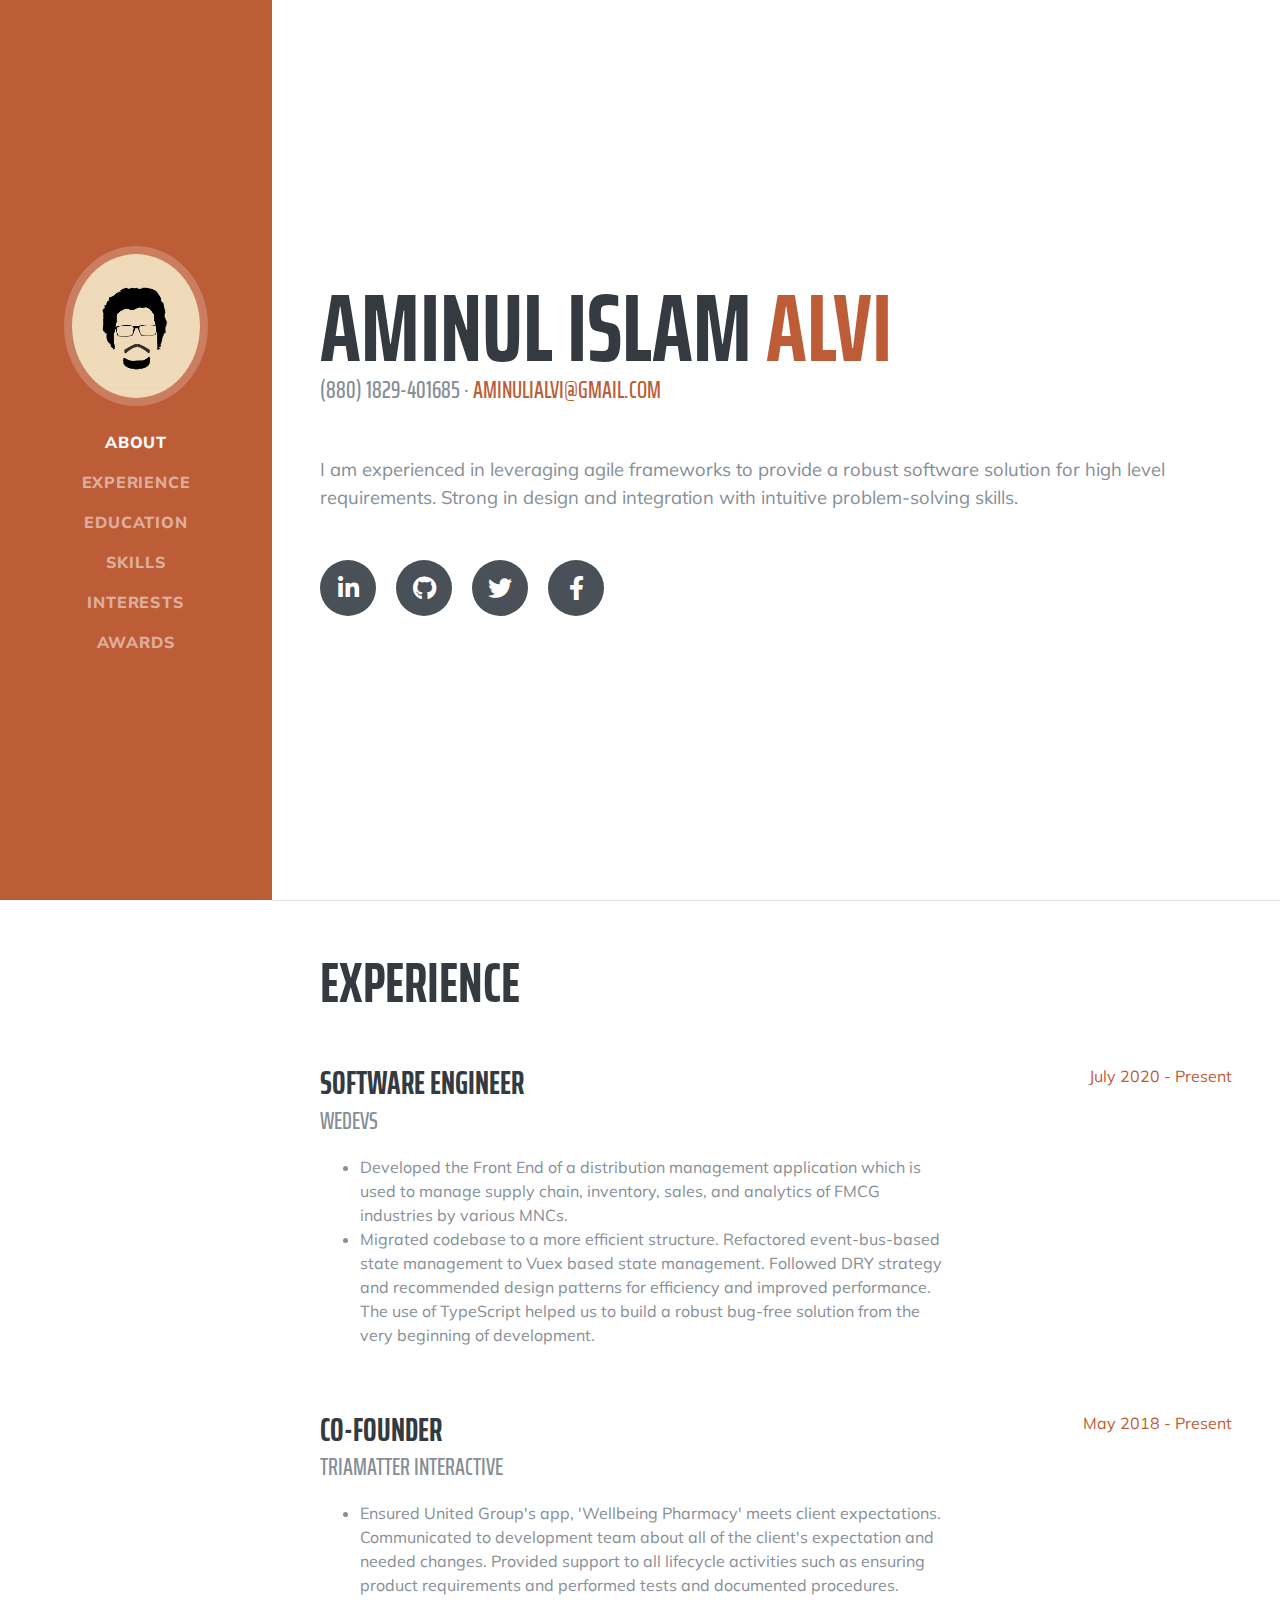
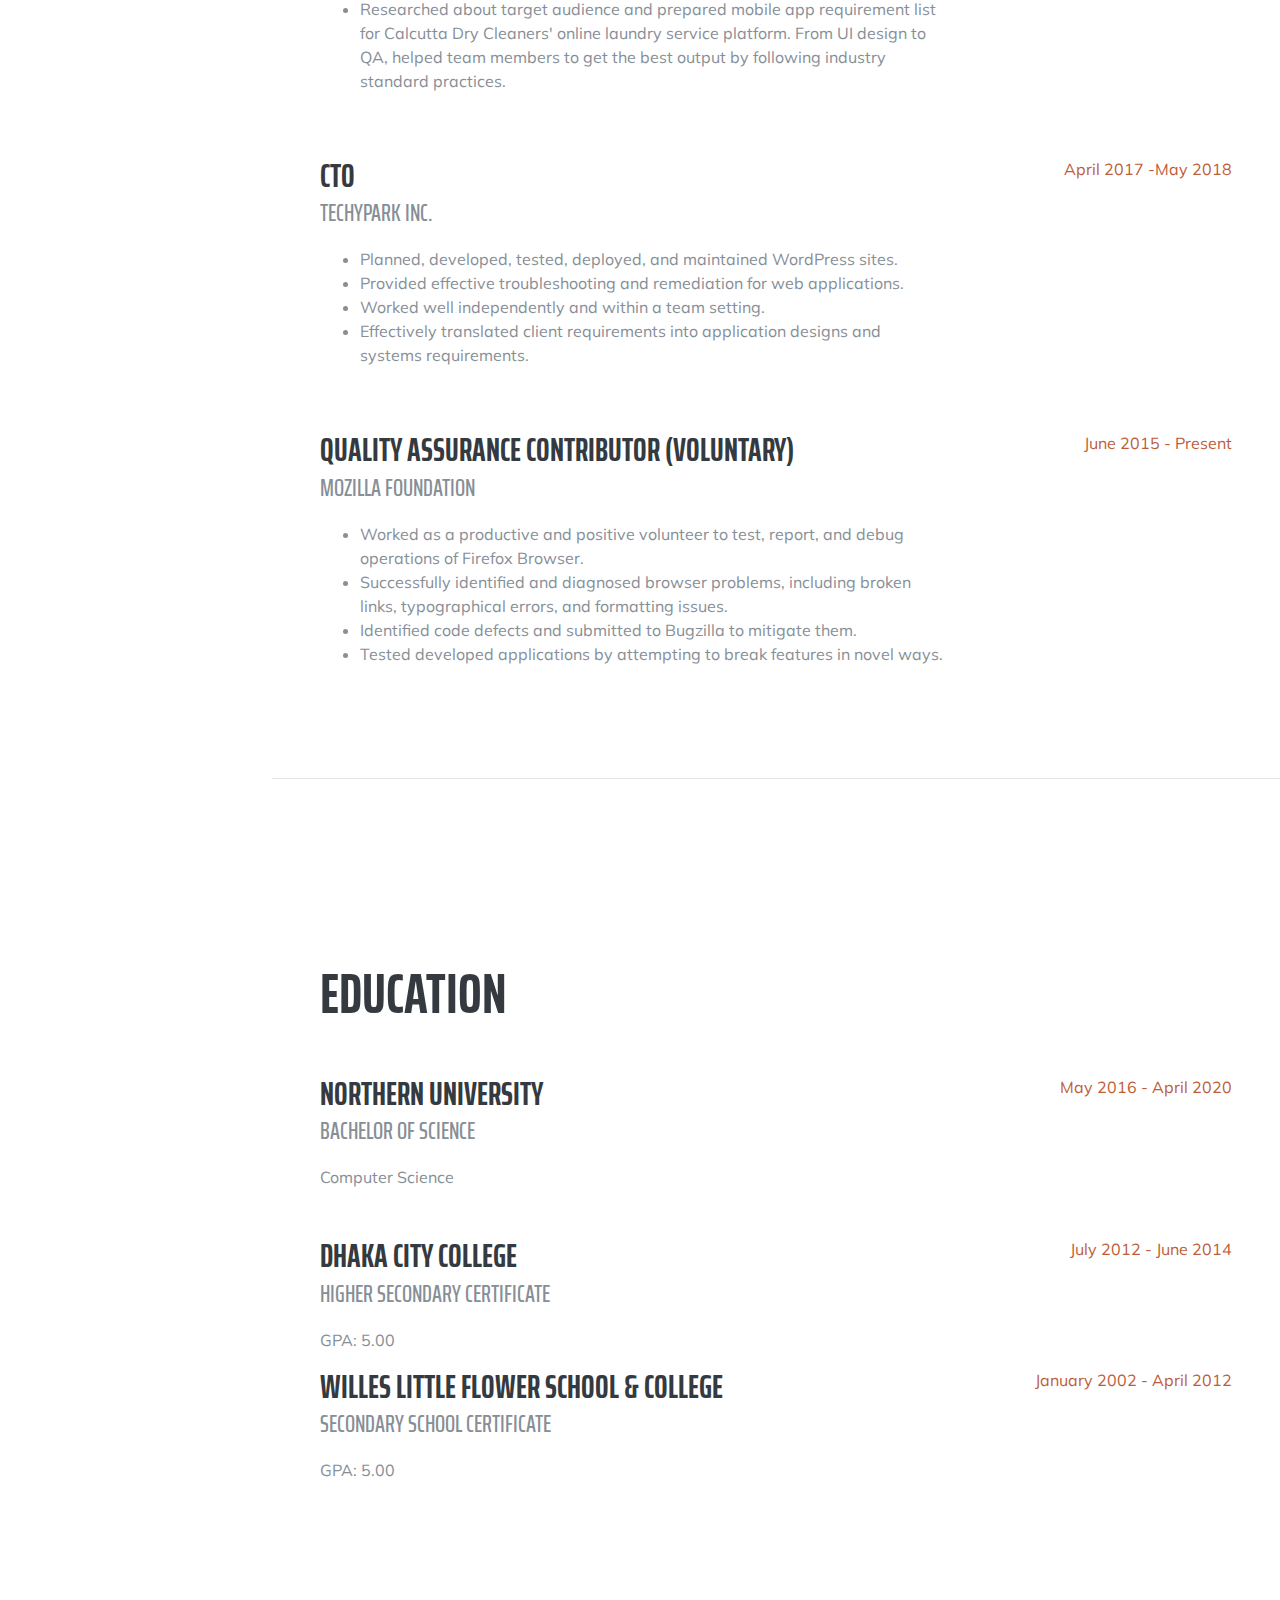
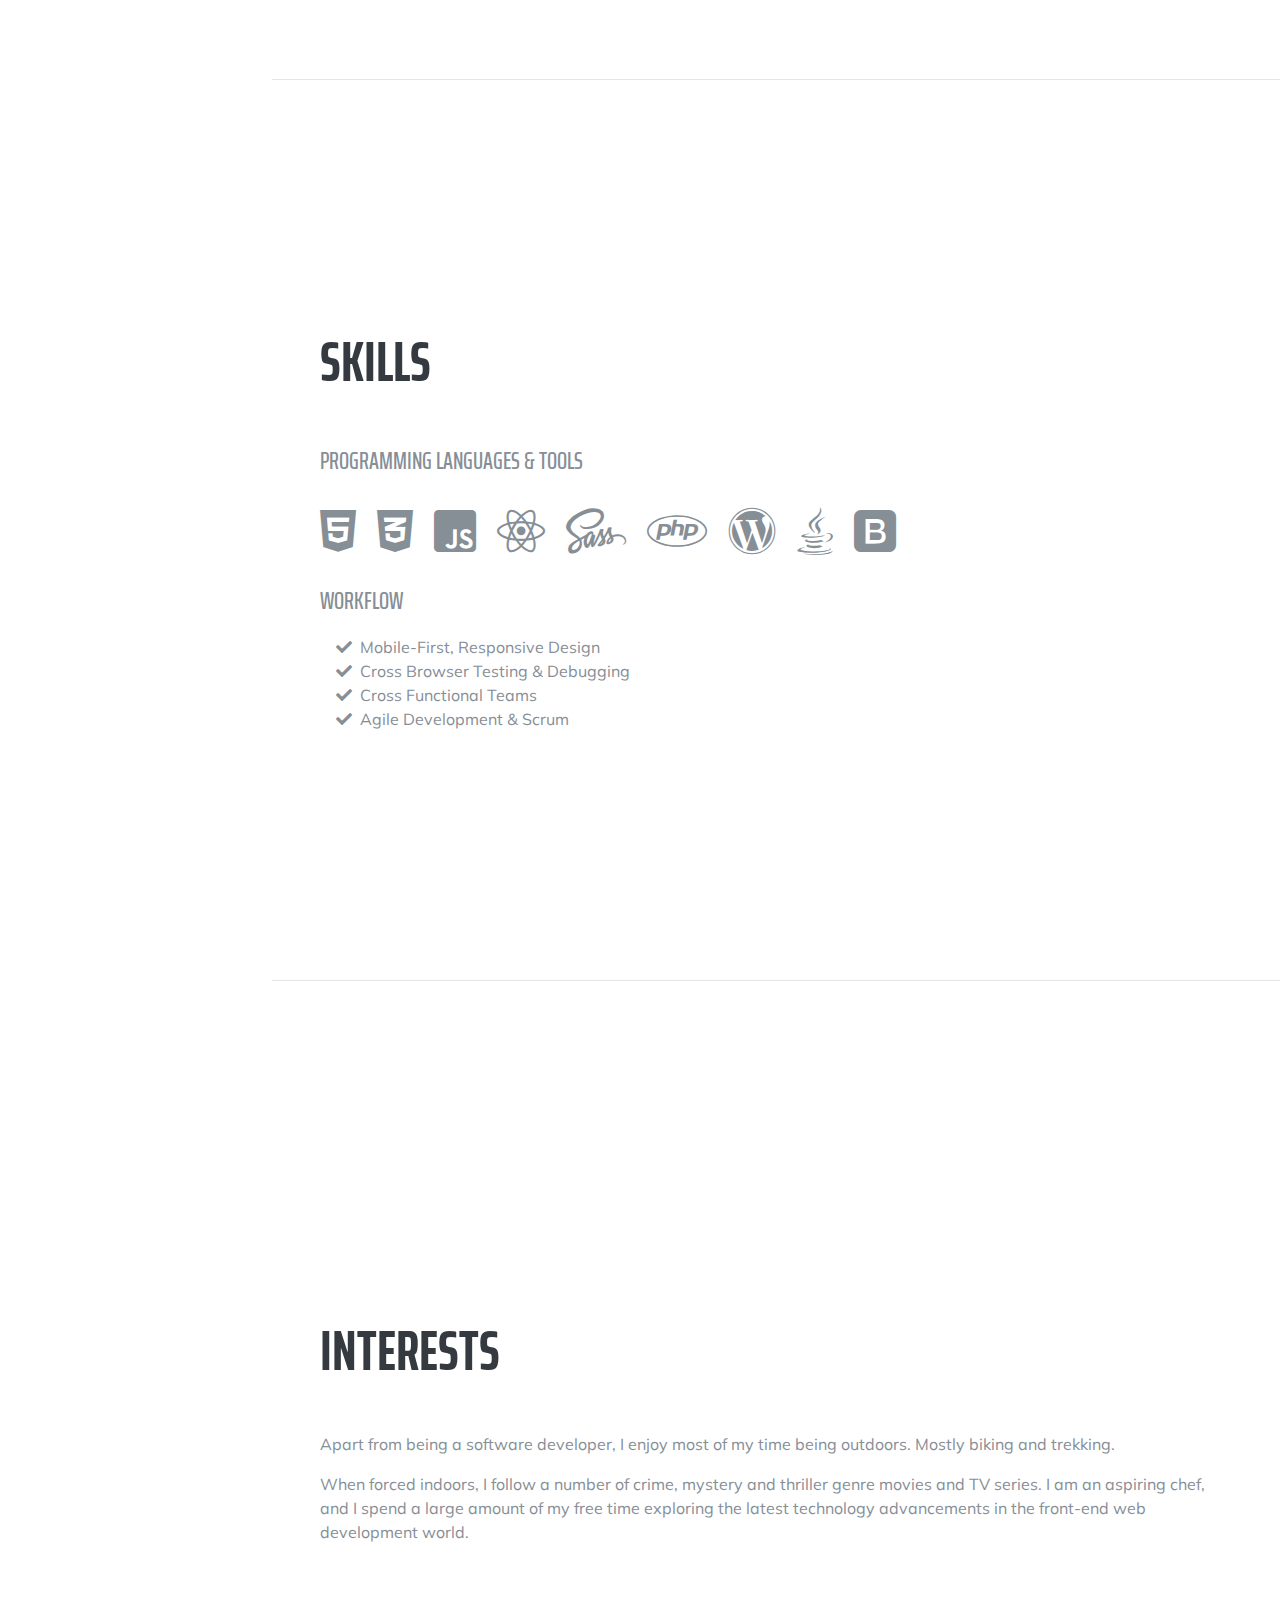
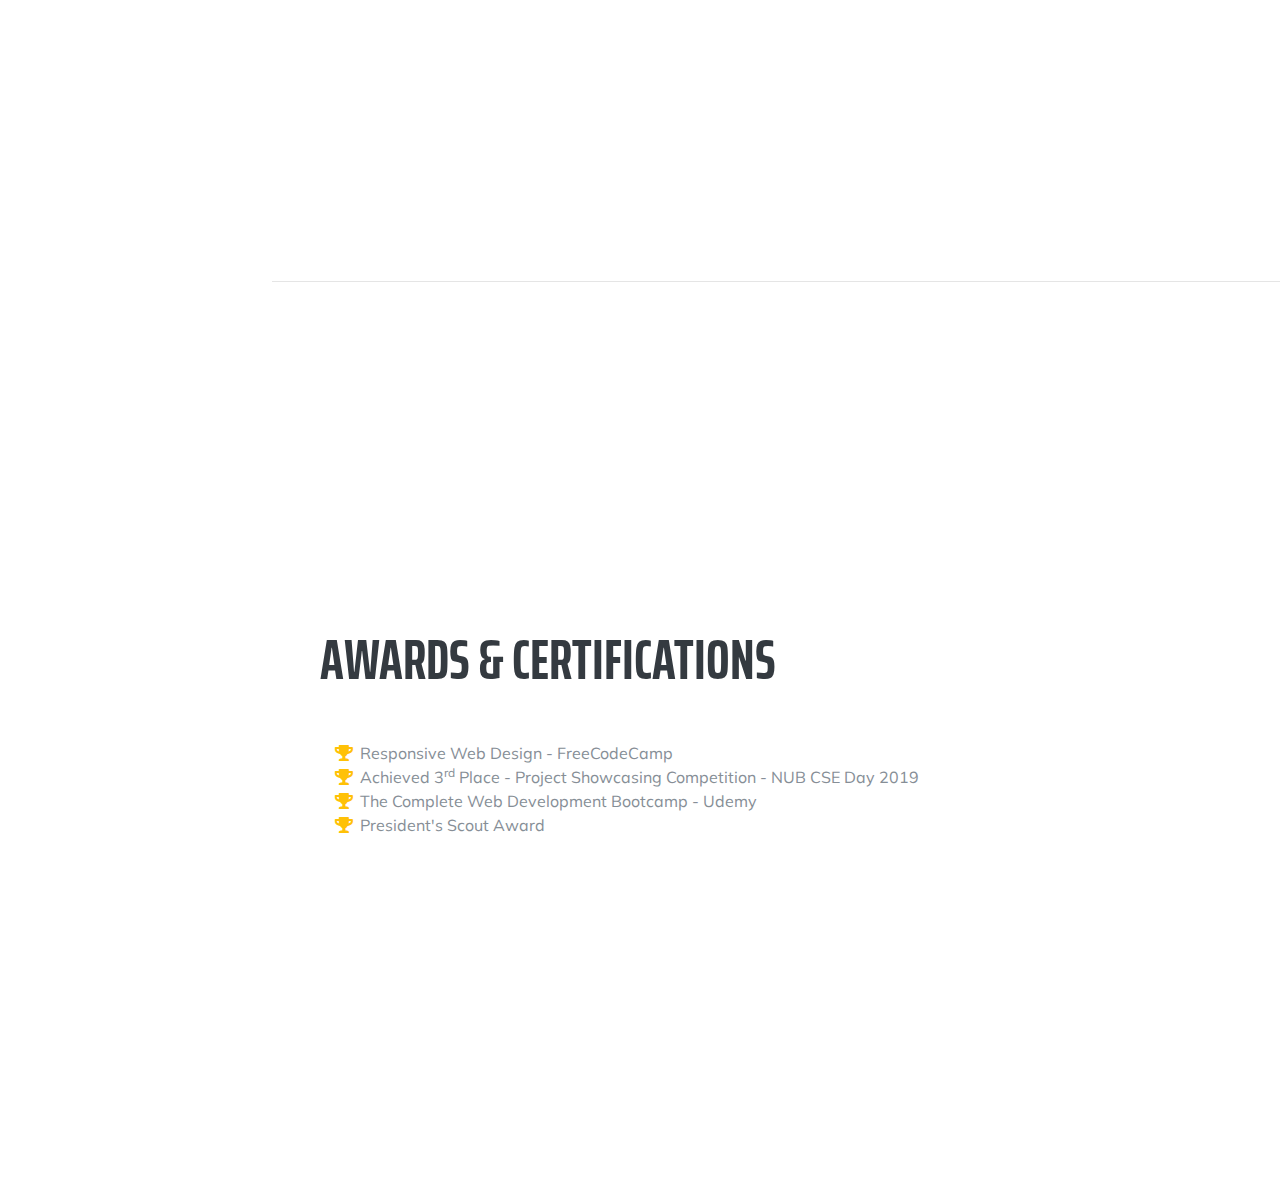
<file: index.html>
<!DOCTYPE html>
<html lang="en">

<head>

  <meta charset="utf-8">
  <meta name="viewport" content="width=device-width, initial-scale=1, shrink-to-fit=no">
  <meta name="description" content="Hello.. I'm a tech person who's experienced in leveraging agile frameworks to provide a robust software solution for high level requirements.">
  <meta name="author" content="Aminul Islam Alvi">
  <meta name="title" content="Aminul Islam Alvi - Software Engineer ">

  <title>Aminul Islam Alvi | Software Engineer </title>

  <!-- Favicon -->
  <link rel="apple-touch-icon" sizes="180x180" href="/apple-touch-icon.png">
  <link rel="icon" type="image/png" sizes="32x32" href="/favicon-32x32.png">
  <link rel="icon" type="image/png" sizes="16x16" href="/favicon-16x16.png">
  <link rel="manifest" href="/site.webmanifest">


    <!-- Social Media Metatags -->

    <meta property="og:title" content="Aminul Islam Alvi - Software Engineer ">
    <meta property="og:description" content="Hello.. I'm a tech person who's experienced in leveraging agile frameworks to provide a robust software solution for high level requirements.">
    <meta property="og:image" content="http://aialvi.me/img/profile.jpg">

  <!-- Bootstrap core CSS -->
  <link href="vendor/bootstrap/css/bootstrap.min.css" rel="stylesheet">

  <!-- Custom fonts for this template -->
  <link href="https://fonts.googleapis.com/css?family=Saira+Extra+Condensed:500,700" rel="stylesheet">
  <link href="https://fonts.googleapis.com/css?family=Muli:400,400i,800,800i" rel="stylesheet">
  <link href="vendor/fontawesome-free/css/all.min.css" rel="stylesheet">

  <!-- Custom styles for this template -->
  <link href="css/resume.min.css" rel="stylesheet">

</head>

<body id="page-top">

  <nav class="navbar navbar-expand-lg navbar-dark bg-primary fixed-top" id="sideNav">
    <a class="navbar-brand js-scroll-trigger" href="#page-top">
      <span class="d-block d-lg-none">Aminul Islam Alvi</span>
      <span class="d-none d-lg-block">
        <img class="img-fluid img-profile rounded-circle mx-auto mb-2" src="img/profile.jpg" alt="">
      </span>
    </a>
    <button class="navbar-toggler" type="button" data-toggle="collapse" data-target="#navbarSupportedContent" aria-controls="navbarSupportedContent" aria-expanded="false" aria-label="Toggle navigation">
      <span class="navbar-toggler-icon"></span>
    </button>
    <div class="collapse navbar-collapse" id="navbarSupportedContent">
      <ul class="navbar-nav">
        <li class="nav-item">
          <a class="nav-link js-scroll-trigger" href="#about">About</a>
        </li>
        <li class="nav-item">
          <a class="nav-link js-scroll-trigger" href="#experience">Experience</a>
        </li>
        <li class="nav-item">
          <a class="nav-link js-scroll-trigger" href="#education">Education</a>
        </li>
        <li class="nav-item">
          <a class="nav-link js-scroll-trigger" href="#skills">Skills</a>
        </li>
        <li class="nav-item">
          <a class="nav-link js-scroll-trigger" href="#interests">Interests</a>
        </li>
        <li class="nav-item">
          <a class="nav-link js-scroll-trigger" href="#awards">Awards</a>
        </li>
      </ul>
    </div>
  </nav>

  <div class="container-fluid p-0">

    <section class="resume-section p-3 p-lg-5 d-flex align-items-center" id="about">
      <div class="w-100">
        <h1 class="mb-0">Aminul Islam
          <span class="text-primary">Alvi</span>
        </h1>
        <div class="subheading mb-5"> (880) 1829-401685 ·
          <a href="mailto:aminulialvi@gmail.com">aminulialvi@gmail.com</a>
        </div>
        <p class="lead mb-5">I am experienced in leveraging agile frameworks to provide a robust software solution for high level requirements. Strong in design and integration with intuitive problem-solving skills.</p>
        <div class="social-icons">
          <a href="https://www.linkedin.com/in/aialvi/">
            <i class="fab fa-linkedin-in"></i>
          </a>
          <a href="https://github.com/aialvi">
            <i class="fab fa-github"></i>
          </a>
          <a href="https://twitter.com/aialvi">
            <i class="fab fa-twitter"></i>
          </a>
          <a href="https://facebook.com/aialvi">
            <i class="fab fa-facebook-f"></i>
          </a>
        </div>
      </div>
    </section>

    <hr class="m-0">

    <section class="resume-section p-3 p-lg-5 d-flex justify-content-center" id="experience">
      <div class="w-100">
        <h2 class="mb-5">Experience</h2>

        <div class="resume-item d-flex flex-column flex-md-row justify-content-between mb-5">
          <div class="resume-content">
            <h3 class="mb-0">Software Engineer</h3>
            <div class="subheading mb-3">weDevs</div>
            <ul>
              <li>Developed the Front End of a distribution management application which is used to manage supply chain, inventory, sales, and analytics of FMCG industries by various MNCs.</li>
              <li>Migrated codebase to a more efficient structure. Refactored event-bus-based state management to Vuex based state management. Followed DRY strategy and recommended design patterns for efficiency and improved performance. The use of TypeScript helped us to build a robust bug-free solution from the very beginning of development.</li>
            </ul>
        
          </div>
          <div class="resume-date text-md-right">
            <span class="text-primary">July 2020 - Present</span>
          </div>
        </div>

        <div class="resume-item d-flex flex-column flex-md-row justify-content-between mb-5">
          <div class="resume-content">
            <h3 class="mb-0">Co-founder</h3>
            <div class="subheading mb-3">Triamatter Interactive</div>
            <ul>
              <li>Ensured United Group's app, 'Wellbeing
                Pharmacy' meets client expectations.
                Communicated to development team about all
                of the client's expectation and needed changes.
                Provided support to all lifecycle activities such
                as ensuring product requirements and
                performed tests and documented procedures.
                </li>
              
              <li>Researched about target audience and
                prepared mobile app requirement list for
                Calcutta Dry Cleaners' online laundry service
                platform. From UI design to QA, helped team
                members to get the best output by following
                industry standard practices.</li>
            </ul>
          </div>
          <div class="resume-date text-md-right">
            <span class="text-primary">May 2018 - Present</span>
          </div>
        </div>


        <div class="resume-item d-flex flex-column flex-md-row justify-content-between mb-5">
          <div class="resume-content">
            <h3 class="mb-0">CTO</h3>
            <div class="subheading mb-3">TechyPark Inc.</div>
            <ul>
              <li>Planned, developed, tested, deployed, and maintained WordPress sites.</li>
              <li>Provided effective troubleshooting and remediation for web applications.</li>
              <li>Worked well independently and within a team setting.</li>
              <li>Effectively translated client requirements into application designs and systems requirements.</li>
            </ul>
        
          </div>
          <div class="resume-date text-md-right">
            <span class="text-primary">April 2017 -May 2018</span>
          </div>
        </div>




        <div class="resume-item d-flex flex-column flex-md-row justify-content-between mb-5">
          <div class="resume-content">
            <h3 class="mb-0">Quality Assurance Contributor (Voluntary)</h3>
            <div class="subheading mb-3">Mozilla Foundation</div>
            <ul>
              <li>Worked as a productive and positive volunteer to test, report, and debug operations of Firefox Browser.</li>
              <li>Successfully identified and diagnosed browser problems, including broken links, typographical errors, and formatting issues.</li>
              <li> Identified code defects and submitted to Bugzilla to mitigate them.</li>
              <li>Tested developed applications by attempting to break features in novel ways.</li>
            </ul>
          </div>
          <div class="resume-date text-md-right">
            <span class="text-primary">June 2015 - Present</span>
          </div>
        </div>


      </div>

    </section>

    <hr class="m-0">

    <section class="resume-section p-3 p-lg-5 d-flex align-items-center" id="education">
      <div class="w-100">
        <h2 class="mb-5">Education</h2>

        <div class="resume-item d-flex flex-column flex-md-row justify-content-between mb-5">
          <div class="resume-content">
            <h3 class="mb-0">Northern University</h3>
            <div class="subheading mb-3">Bachelor of Science</div>
            <div>Computer Science</div>
            
          </div>
          <div class="resume-date text-md-right">
            <span class="text-primary">May 2016 - April 2020</span>
          </div>
        </div>

        <div class="resume-item d-flex flex-column flex-md-row justify-content-between">
          <div class="resume-content">
            <h3 class="mb-0">Dhaka City College</h3>
            <div class="subheading mb-3">Higher Secondary Certificate</div>
            <p>GPA: 5.00</p>
          </div>
          <div class="resume-date text-md-right">
            <span class="text-primary">July 2012 - June 2014</span>
          </div>
        </div>

        <div class="resume-item d-flex flex-column flex-md-row justify-content-between">
          <div class="resume-content">
            <h3 class="mb-0">Willes Little Flower School & College</h3>
            <div class="subheading mb-3">Secondary School Certificate</div>
            <p>GPA: 5.00</p>
          </div>
          <div class="resume-date text-md-right">
            <span class="text-primary">January 2002 - April 2012</span>
          </div>
        </div>


      </div>
    </section>

    <hr class="m-0">

    <section class="resume-section p-3 p-lg-5 d-flex align-items-center" id="skills">
      <div class="w-100">
        <h2 class="mb-5">Skills</h2>

        <div class="subheading mb-3">Programming Languages &amp; Tools</div>
        <ul class="list-inline dev-icons">
          <li class="list-inline-item">
            <i class="fab fa-html5"></i>
          </li>
          <li class="list-inline-item">
            <i class="fab fa-css3-alt"></i>
          </li>
          <li class="list-inline-item">
            <i class="fab fa-js-square"></i>
          </li>
          <li class="list-inline-item">
            <i class="fab fa-react"></i>
          </li> 
          <li class="list-inline-item">
            <i class="fab fa-sass"></i>
          </li>
          <li class="list-inline-item">
            <i class="fab fa-php"></i>
          </li> 
          <li class="list-inline-item">
            <i class="fab fa-wordpress"></i>
          </li>
          <li class="list-inline-item">
            <i class="fab fa-java"></i>
          </li>
          <li class="list-inline-item">
            <i class="fab fa-bootstrap"></i>
          </li>
        </ul>

        <div class="subheading mb-3">Workflow</div>
        <ul class="fa-ul mb-0">
          <li>
            <i class="fa-li fa fa-check"></i>
            Mobile-First, Responsive Design</li>
          <li>
            <i class="fa-li fa fa-check"></i>
            Cross Browser Testing &amp; Debugging</li>
          <li>
            <i class="fa-li fa fa-check"></i>
            Cross Functional Teams</li>
          <li>
            <i class="fa-li fa fa-check"></i>
            Agile Development &amp; Scrum</li>
        </ul>
      </div>
    </section>

    <hr class="m-0">

    <section class="resume-section p-3 p-lg-5 d-flex align-items-center" id="interests">
      <div class="w-100">
        <h2 class="mb-5">Interests</h2>
        <p>Apart from being a software developer, I enjoy most of my time being outdoors. Mostly biking and trekking.</p>
        <p class="mb-0">When forced indoors, I follow a number of crime, mystery and thriller genre movies and TV series. I am an aspiring chef, and I spend a large amount of my free time exploring the latest technology advancements in the front-end web development world.</p>
      </div>
    </section>

    <hr class="m-0">

    <section class="resume-section p-3 p-lg-5 d-flex align-items-center" id="awards">
      <div class="w-100">
        <h2 class="mb-5">Awards &amp; Certifications</h2>
        <ul class="fa-ul mb-0">
          <li>
            <i class="fa-li fa fa-trophy text-warning"></i>
            Responsive Web Design - FreeCodeCamp</li>
          <li>
            <i class="fa-li fa fa-trophy text-warning"></i>
            Achieved 3<sup>rd</sup> Place
            - Project Showcasing Competition - NUB CSE Day 2019</li>
          <li>
            <i class="fa-li fa fa-trophy text-warning"></i>
            The Complete Web Development Bootcamp - Udemy</li>
          <li>
            <i class="fa-li fa fa-trophy text-warning"></i>
            President's Scout Award</li>
          
          
        </ul>
      </div>
    </section>

  </div>

  <!-- Bootstrap core JavaScript -->
  <script src="vendor/jquery/jquery.min.js"></script>
  <script src="vendor/bootstrap/js/bootstrap.bundle.min.js"></script>

  <!-- Plugin JavaScript -->
  <script src="vendor/jquery-easing/jquery.easing.min.js"></script>

  <!-- Custom scripts for this template -->
  <script src="js/resume.min.js"></script>

</body>

</html>
</file>
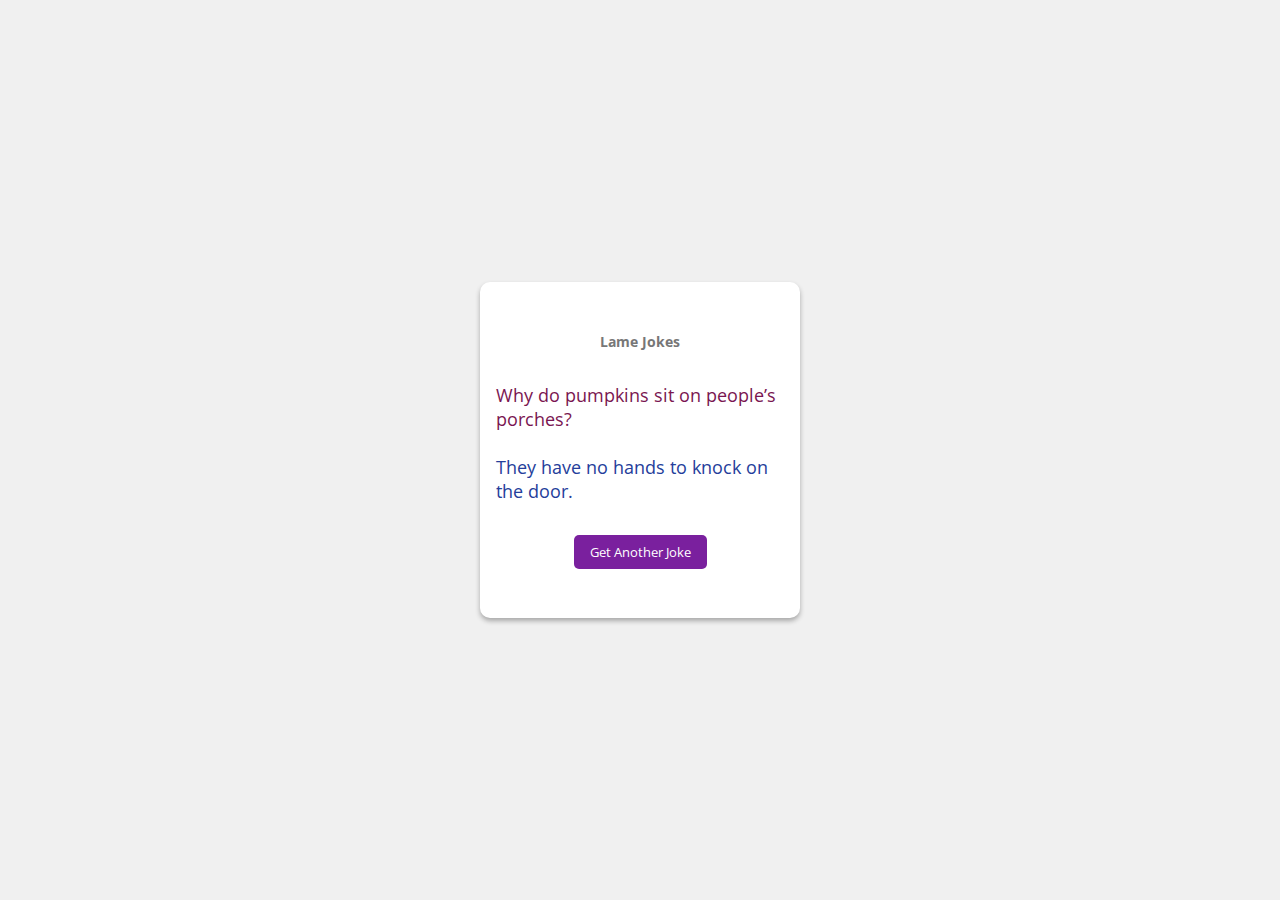
<file: jokes/index.html>
<!DOCTYPE html>
<html lang="en">
  <head>
    <meta charset="UTF-8" />
    <meta http-equiv="X-UA-Compatible" content="IE=edge" />
    <meta name="viewport" content="width=device-width, initial-scale=1.0" />
    <title>Jokes</title>
    <link rel="preconnect" href="https://fonts.gstatic.com" />
    <link
      href="https://fonts.googleapis.com/css2?family=Open+Sans&display=swap"
      rel="stylesheet"
    />
  </head>

  <body>
    <link rel="stylesheet" href="style.css" />
    <div class="container">
      <h2 class="heading">Lame Jokes</h2>
      <p class="joke fade-in" id="joke">
        <span style="color: #7a1651"
          >Why do pumpkins sit on people’s porches?
        </span>
        <br />
        <br />
        <span style="color: #253e9b">
          They have no hands to knock on the door.</span
        >
      </p>
      <button class="btn" id="btn-joke">Get Another Joke</button>
      <script src="app.js"></script>
    </div>
  </body>
</html>
</file>
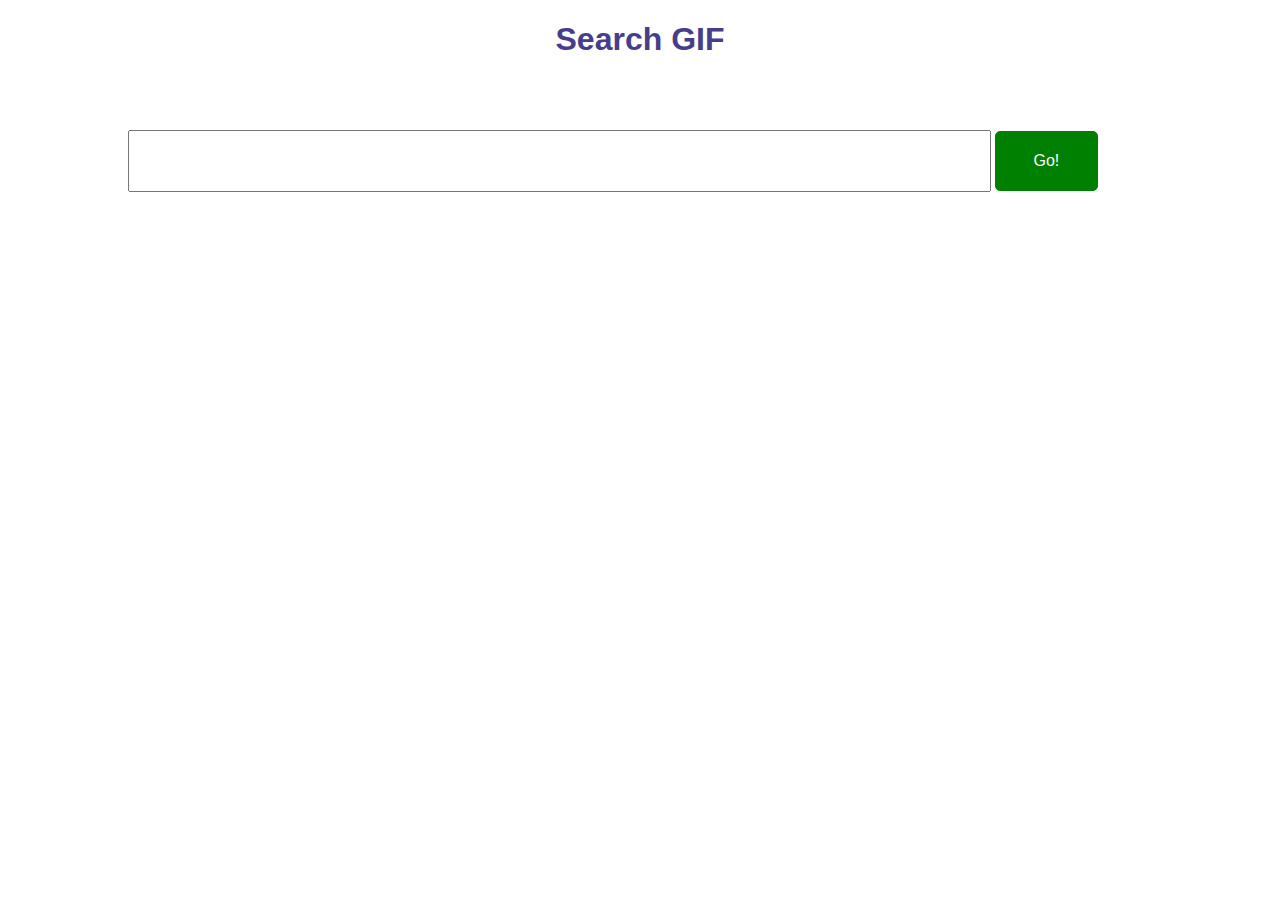
<file: searchGIF/index.html>
<!doctype html>
<html>
	<head>
		<title>Giphy Search Engine</title>
		<link rel="stylesheet" href="css/main.css">
	</head>
	<body>

		<h1 style="text-align: center; font-family: Arial, Helvetica, sans-serif; color: darkslateblue;">Search GIF</h1>
	
		<div class="container container-padding50">
			<input type="text" class="js-userinput container-textinput" value="" required>
			<button class="js-go container-button">Go!</button>
		</div>
		<div class="container container-padding50 js-container">

		</div>
		<script src="javascript/main.js"></script>
	</body>
</html>
</file>
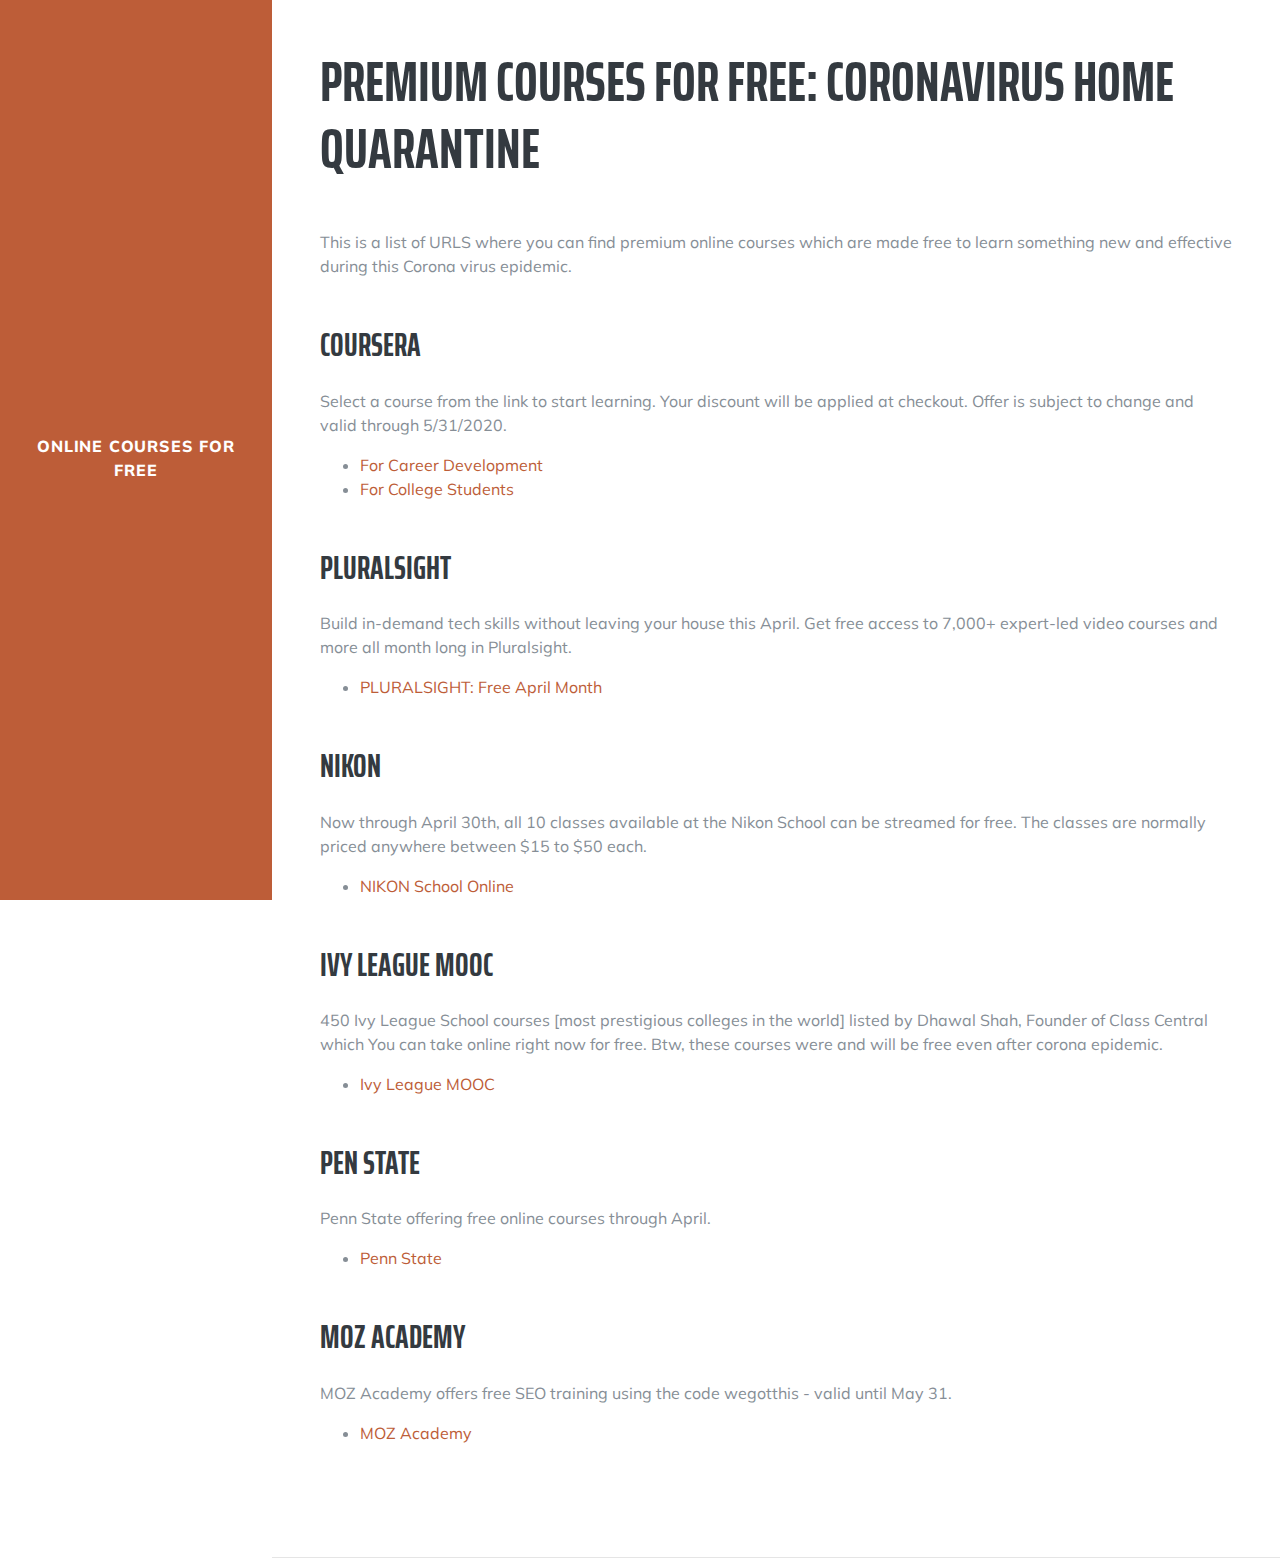
<file: blog/Free-Courses-CoronaVirus-Home-Quarantine.html>
<!DOCTYPE html>
<html lang="en">

<head>

  <meta charset="utf-8">
  <meta name="viewport" content="width=device-width, initial-scale=1, shrink-to-fit=no">
  <meta name="title" content="Premium Courses for Free: Coronavirus Home Quarantine">
  <meta name="description" content="This is a list of URLs where you can find premium online courses which are made free to learn something new during this Corona virus epidemic.">
  <meta name="keywords" content="aminul islam alvi, software developer, web developer, alvi, aminul, aminul islam, triamatter">
  <meta name="robots" content="index, follow">
  <meta http-equiv="Content-Type" content="text/html; charset=utf-8">
  <meta name="language" content="English">

  <!-- Social Media Metatags -->

  <meta property="og:title" content="Premium Courses for Free: Coronavirus Home Quarantine">
  <meta property="og:description" content="This is a list of URLs where you can find premium online courses which are made free to learn something new during this Corona virus epidemic.">
  <meta property="og:image" content="https://aialvi.me/img/learn-online.jpg">
  <meta property="og:url" content="https://aialvi.me/blog/Free-Courses-CoronaVirus-Home-Quarantine.html">

  <!-- Social Media Metatags Ends-->



  <title>Premium Courses for Free: Coronavirus Home Quarantine </title>

  <!-- Favicon -->
  <link rel="apple-touch-icon" sizes="180x180" href="../apple-touch-icon.png">
  <link rel="icon" type="image/png" sizes="32x32" href="../favicon-32x32.png">
  <link rel="icon" type="image/png" sizes="16x16" href="../favicon-16x16.png">
  <link rel="manifest" href="../site.webmanifest">

  <!-- Bootstrap core CSS -->
  <link href="../vendor/bootstrap/css/bootstrap.min.css" rel="stylesheet">

  <!-- Custom fonts for this template -->
  <link href="https://fonts.googleapis.com/css?family=Saira+Extra+Condensed:500,700" rel="stylesheet">
  <link href="https://fonts.googleapis.com/css?family=Muli:400,400i,800,800i" rel="stylesheet">
  <link href="../vendor/fontawesome-free/css/all.min.css" rel="stylesheet">

  <!-- Custom styles for this template -->
  <link href="../css/resume.min.css" rel="stylesheet">

</head>

<body id="page-top">

  <nav class="navbar navbar-expand-lg navbar-dark bg-primary fixed-top" id="sideNav">
    <a class="navbar-brand js-scroll-trigger" href="https://aialvi.me">
       <span class="d-block d-lg-none">Aminul Islam Alvi</span>
    </a>
    <button class="navbar-toggler" type="button" data-toggle="collapse" data-target="#navbarSupportedContent" aria-controls="navbarSupportedContent" aria-expanded="false" aria-label="Toggle navigation">
      <span class="navbar-toggler-icon"></span>
    </button>
    <div class="collapse navbar-collapse" id="navbarSupportedContent">
      <ul class="navbar-nav">
        <li class="nav-item">
          <a class="nav-link js-scroll-trigger" href="#about">Online Courses for Free</a>
        </li>
       
      </ul>
    </div>
  </nav>

  <div class="container-fluid p-0">

    <section class="resume-section p-3 p-lg-5 d-flex" id="about">
      <div class="w-100">
        <h2 class="mb-0">Premium Courses for Free: Coronavirus Home Quarantine</h2>
        
       
          
  
          <div class="resume-item d-flex flex-column flex-md-row mb-5">
           <article class="mt-5">
            <p>
              This is a list of URLS where you can find premium online courses which are made free to learn something new and effective during this Corona virus epidemic.
            </p>


            <h3 class="mt-5 mb-4">
              Coursera
            </h3>
            
            <p>
              Select a course from the link to start learning. Your discount will be applied at checkout. Offer is subject to change and valid through 5/31/2020.
            </p>
            <ul>
              <li><a href="https://www.coursera.org/promo/career-development-free">For Career Development</a></li>
              <li> <a href="https://www.coursera.org/promo/free-courses-college-students">For College Students</a></li>
            </ul>


            <h3 class="mt-5 mb-4">
              Pluralsight
            </h3>
            
            <p>
              Build in-demand tech skills without leaving your house this April. Get free access to 7,000+ expert-led video courses and more all month long in Pluralsight. 
            </p>
            <ul>
              <li><a href="https://www.pluralsight.com/offer/2020/free-april-month">PLURALSIGHT: Free April Month</a></li>
              
            </ul>


            
            <h3 class="mt-5 mb-4">
              Nikon
            </h3>
            
            <p>
              Now through April 30th, all 10 classes available at the Nikon School can be streamed for free. The classes are normally priced anywhere between $15 to $50 each.
            </p>
            <ul>
              <li><a href="https://www.nikonevents.com/us/live/nikon-school-online/">NIKON School Online</a></li>
            </ul>
            
           
              <h3 class="mt-5 mb-4">
                Ivy League MOOC 
              </h3>
              
              <p>
                450 Ivy League School courses [most prestigious colleges in the world] listed by Dhawal Shah, Founder of Class Central which You can take online right now for free. Btw, these courses were and will be free even after corona epidemic.
              </p>
              <ul>
                <li><a href="https://www.freecodecamp.org/news/ivy-league-free-online-courses-a0d7ae675869/">Ivy League MOOC</a></li>
              </ul>


              <h3 class="mt-5 mb-4">
                Pen State
              </h3>
              
              <p>
                Penn State offering free online courses through April.
              </p>
              <ul>
                <li><a href="https://extension.psu.edu/">Penn State</a></li>
              </ul>


              <h3 class="mt-5 mb-4">
                MOZ Academy 
              </h3>
              
              <p>
                MOZ Academy offers free SEO training using the code wegotthis - valid until May 31.
              </p>
              <ul>
                <li><a href="https://academy.moz.com/">MOZ Academy</a></li>
              </ul>

           </article>
             
           
          
            </div>
           
          </div>
  
         
  
  
        
      </div>
    </section>

    <hr class="m-0">

  </div>

  <!-- Bootstrap core JavaScript -->
  <script src="../vendor/jquery/jquery.min.js"></script>
  <script src="../vendor/bootstrap/js/bootstrap.bundle.min.js"></script>

  <!-- Plugin JavaScript -->
  <script src="../vendor/jquery-easing/jquery.easing.min.js"></script>

  <!-- Custom scripts for this template -->
  <script src="../js/resume.min.js"></script>

</body>

</html>
</file>
<file: jokes/style.css>
* {
  margin: 0;
  padding: 0;
  box-sizing: border-box;
}

body {
  font-family: "Open Sans", sans-serif;
  background-color: #f0f0f0;
  display: flex;
  justify-content: center;
  align-items: center;
  width: 100vw;
  height: 100vh;
}
.container {
  width: 20rem;
  height: 21rem;
  display: flex;
  flex-direction: column;
  justify-content: center;
  align-items: center;
  padding: 1rem;
  background-color: #fff;
  box-shadow: 0 3px 5px rgba(0, 0, 0, 0.3);
  border-radius: 10px;
}
.heading {
  font-size: 14px;
  color: #777;
  margin: 1rem 0rem;
}
.joke {
  font-size: 18px;
  color: #111;
  margin: 1rem 0rem;
}
.btn {
  cursor: pointer;
  outline: 0;
  border: none;
  background-color: rgb(122, 32, 158);
  color: #fff;
  font-family: inherit;
  padding: 0.5rem 1rem;
  border-radius: 5px;
  margin: 1rem 0rem;
}

.fade-in {
  animation: fadeIn ease 2s;
  -webkit-animation: fadeIn ease 2s;
  -moz-animation: fadeIn ease 2s;
  -o-animation: fadeIn ease 2s;
  -ms-animation: fadeIn ease 2s;
}

@keyframes fadeIn {
  0% {
    opacity: 0;
  }
  100% {
    opacity: 1;
  }
}

@-moz-keyframes fadeIn {
  0% {
    opacity: 0;
  }
  100% {
    opacity: 1;
  }
}

@-webkit-keyframes fadeIn {
  0% {
    opacity: 0;
  }
  100% {
    opacity: 1;
  }
}

@-o-keyframes fadeIn {
  0% {
    opacity: 0;
  }
  100% {
    opacity: 1;
  }
}

@-ms-keyframes fadeIn {
  0% {
    opacity: 0;
  }
  100% {
    opacity: 1;
  }
}

.loader {
  border: 16px solid #f3f3f3;
  border-radius: 50%;
  border-top: 16px solid #3498db;
  width: 30px;
  height: 30px;
  -webkit-animation: spin 2s linear infinite; /* Safari */
  animation: spin 2s linear infinite;
}

/* Safari */
@-webkit-keyframes spin {
  0% {
    -webkit-transform: rotate(0deg);
  }
  100% {
    -webkit-transform: rotate(360deg);
  }
}

@keyframes spin {
  0% {
    transform: rotate(0deg);
  }
  100% {
    transform: rotate(360deg);
  }
}

button:disabled {
  cursor: not-allowed;
  pointer-events: all !important;
}
</file>
<file: searchGIF/css/main.css>
body {
	width: 80%;
	max-width: 1024px;
	margin: 0 auto;
}

.container-padding50 {
	padding-top: 50px;
}

.container-textinput {
	width: 80%;
	display: inline-block;
	padding: 20px;
	font-size: 16px;
	font-family: Helvetica, sans-serif;
}

.container-button {
	width: 10%;
	display: inline-block;
	padding: 20px;
	background-color: green;
	color: white;
	font-size: 16px;
	font-family: Helvetica, sans-serif;

	border: 1px solid green;
	border-radius: 5px;
}

.container-image {
	width: 250px;
	height: 300px;
	display: block;
	float: left;
	margin:3%;
}
</file>
<file: css/resume.min.css>
/*!
 * Start Bootstrap - Resume v5.0.8 (https://startbootstrap.com/template-overviews/resume)
 * Copyright 2013-2019 Start Bootstrap
 * Licensed under MIT (https://github.com/BlackrockDigital/startbootstrap-resume/blob/master/LICENSE)
 */body{font-family:Muli,-apple-system,BlinkMacSystemFont,'Segoe UI',Roboto,'Helvetica Neue',Arial,sans-serif,'Apple Color Emoji','Segoe UI Emoji','Segoe UI Symbol','Noto Color Emoji';padding-top:54px;color:#868e96}@media (min-width:992px){body{padding-top:0;padding-left:17rem}}h1,h2,h3,h4,h5,h6{font-family:'Saira Extra Condensed',-apple-system,BlinkMacSystemFont,'Segoe UI',Roboto,'Helvetica Neue',Arial,sans-serif,'Apple Color Emoji','Segoe UI Emoji','Segoe UI Symbol','Noto Color Emoji';font-weight:700;text-transform:uppercase;color:#343a40}h1{font-size:6rem;line-height:5.5rem}h2{font-size:3.5rem}h3{font-size:2rem}p.lead{font-size:1.15rem;font-weight:400}.subheading{text-transform:uppercase;font-weight:500;font-family:'Saira Extra Condensed',-apple-system,BlinkMacSystemFont,'Segoe UI',Roboto,'Helvetica Neue',Arial,sans-serif,'Apple Color Emoji','Segoe UI Emoji','Segoe UI Symbol','Noto Color Emoji';font-size:1.5rem}.social-icons a{display:inline-block;height:3.5rem;width:3.5rem;background-color:#495057;color:#fff!important;border-radius:100%;text-align:center;font-size:1.5rem;line-height:3.5rem;margin-right:1rem}.social-icons a:last-child{margin-right:0}.social-icons a:hover{background-color:#bd5d38}.dev-icons{font-size:3rem}.dev-icons .list-inline-item i:hover{color:#bd5d38}#sideNav .navbar-nav .nav-item .nav-link{font-weight:800;letter-spacing:.05rem;text-transform:uppercase}#sideNav .navbar-toggler:focus{outline-color:#d48a6e}@media (min-width:992px){#sideNav{text-align:center;position:fixed;top:0;left:0;display:flex;flex-direction:column;width:17rem;height:100vh}#sideNav .navbar-brand{display:flex;margin:auto auto 0;padding:.5rem}#sideNav .navbar-brand .img-profile{max-width:10rem;max-height:10rem;border:.5rem solid rgba(255,255,255,.2)}#sideNav .navbar-collapse{display:flex;align-items:flex-start;flex-grow:0;width:100%;margin-bottom:auto}#sideNav .navbar-collapse .navbar-nav{flex-direction:column;width:100%}#sideNav .navbar-collapse .navbar-nav .nav-item{display:block}#sideNav .navbar-collapse .navbar-nav .nav-item .nav-link{display:block}}section.resume-section{padding-top:5rem!important;padding-bottom:5rem!important;max-width:75rem}section.resume-section .resume-item .resume-date{min-width:none}@media (min-width:768px){section.resume-section{min-height:100vh}section.resume-section .resume-item .resume-date{min-width:18rem}}@media (min-width:992px){section.resume-section{padding-top:3rem!important;padding-bottom:3rem!important}}.bg-primary{background-color:#bd5d38!important}.text-primary{color:#bd5d38!important}a{color:#bd5d38}a:active,a:focus,a:hover{color:#824027}
</file>
